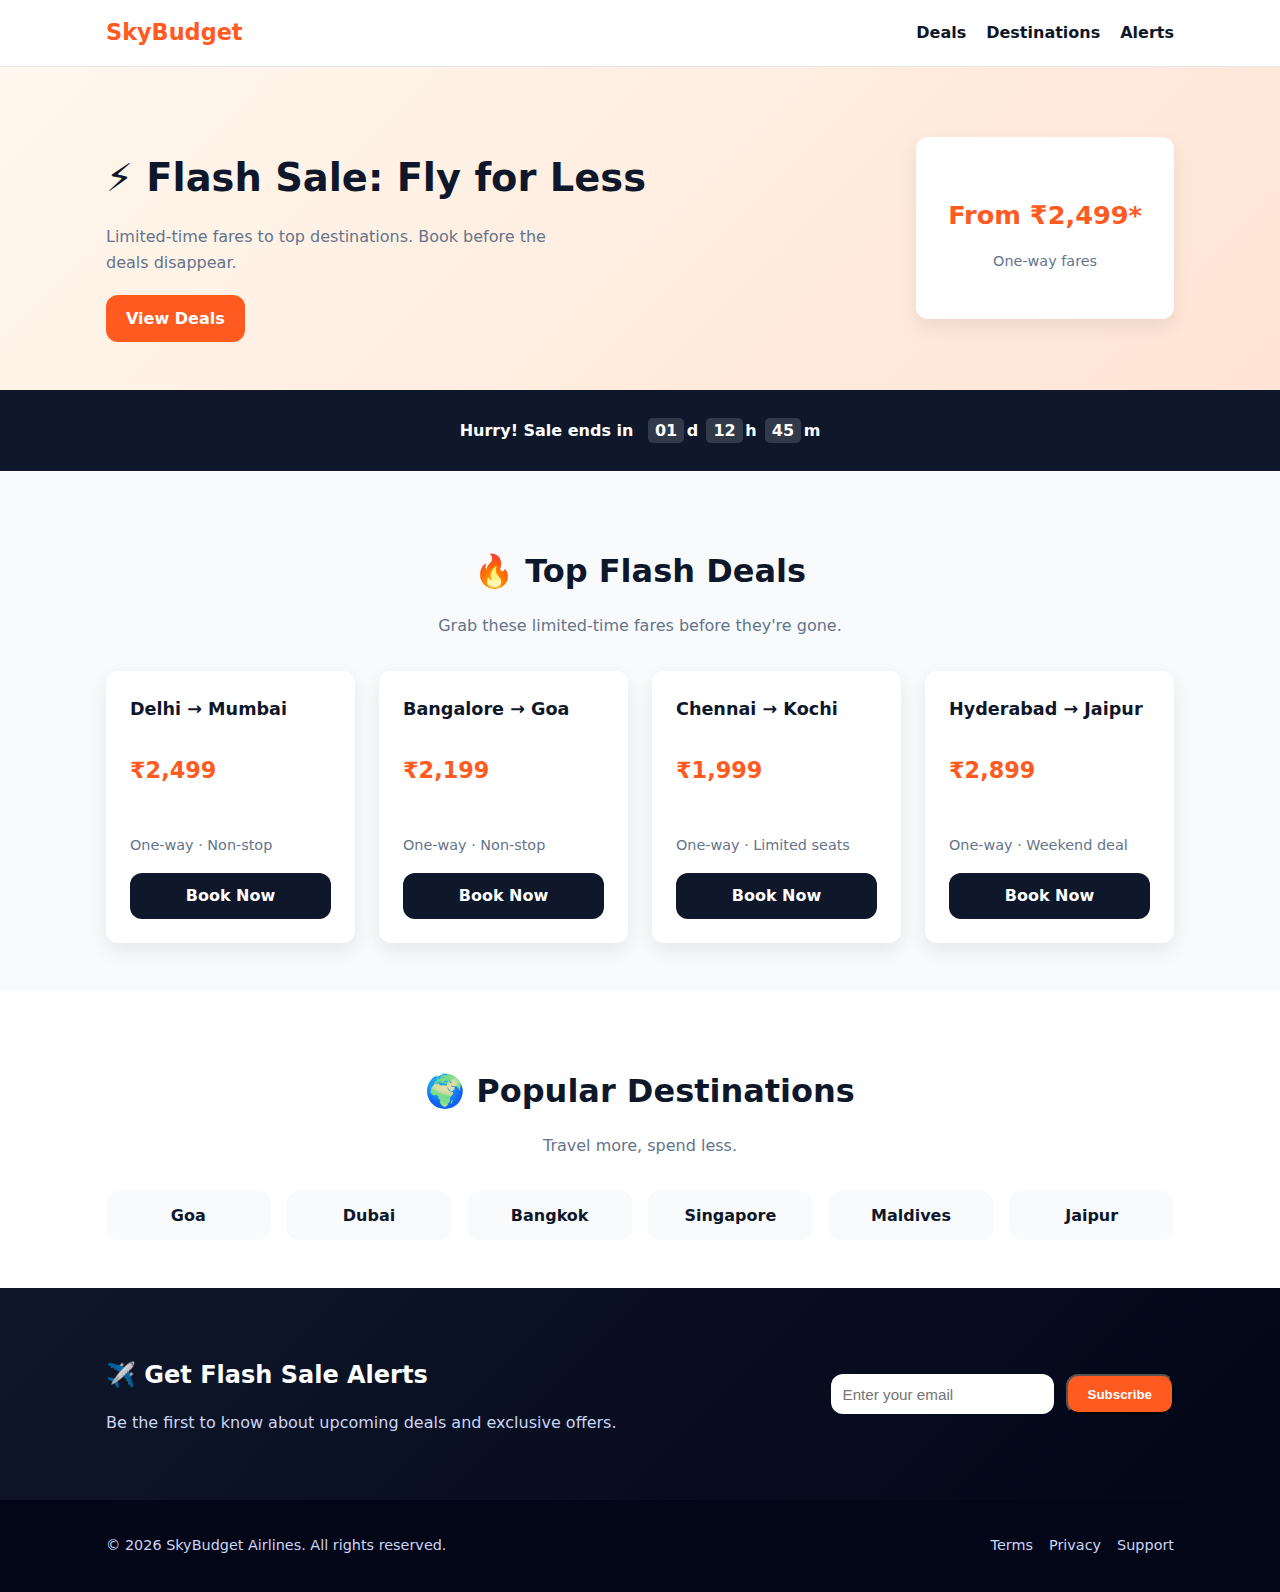
<file: labsheet-1/index.html>
<!DOCTYPE html>
<html lang="en">
<head>
  <meta charset="UTF-8" />
  <meta name="viewport" content="width=device-width, initial-scale=1" />
  <title>SkyBudget — Flash Sale</title>
  <link rel="stylesheet" href="style.css" />
</head>

<body>
  <!-- HEADER-->
  <header class="site-header">
    <div class="container nav-bar">
      <h1 class="logo">SkyBudget</h1>
      <nav aria-label="Primary navigation">
        <ul class="nav-links">
          <li><a href="#deals">Deals</a></li>
          <li><a href="#destinations">Destinations</a></li>
          <li><a href="#newsletter">Alerts</a></li>
        </ul>
      </nav>
    </div>
  </header>

  <!-- HERO  -->
  <main>
    <section class="hero">
      <div class="container hero-content">
        <div class="hero-text">
          <h2>⚡ Flash Sale: Fly for Less</h2>
          <p>Limited-time fares to top destinations. Book before the deals disappear.</p>
          <a href="#deals" class="btn-primary">View Deals</a>
        </div>
        <div class="hero-card" aria-hidden="true">
          <p class="price-tag">From ₹2,499*</p>
          <p class="small-text">One-way fares</p>
        </div>
      </div>
    </section>

    <!-- COUNTDOWN STRIP -->
    <section class="countdown" aria-label="Flash sale timer">
      <div class="container countdown-content">
        <p><strong>Hurry!</strong> Sale ends in</p>
        <div class="timer">
          <span>01</span>d
          <span>12</span>h
          <span>45</span>m
        </div>
      </div>
    </section>

    <!--DEALS SECTION  -->
    <section id="deals" class="deals">
      <div class="container">
        <header class="section-header">
          <h2>🔥 Top Flash Deals</h2>
          <p>Grab these limited-time fares before they're gone.</p>
        </header>

        <div class="deal-grid">
          <!-- Deal Card -->
          <article class="deal-card">
            <h3>Delhi → Mumbai</h3>
            <p class="deal-price">₹2,499</p>
            <p class="deal-meta">One-way · Non-stop</p>
            <a href="#" class="btn-secondary">Book Now</a>
          </article>

          <article class="deal-card">
            <h3>Bangalore → Goa</h3>
            <p class="deal-price">₹2,199</p>
            <p class="deal-meta">One-way · Non-stop</p>
            <a href="#" class="btn-secondary">Book Now</a>
          </article>

          <article class="deal-card">
            <h3>Chennai → Kochi</h3>
            <p class="deal-price">₹1,999</p>
            <p class="deal-meta">One-way · Limited seats</p>
            <a href="#" class="btn-secondary">Book Now</a>
          </article>

          <article class="deal-card">
            <h3>Hyderabad → Jaipur</h3>
            <p class="deal-price">₹2,899</p>
            <p class="deal-meta">One-way · Weekend deal</p>
            <a href="#" class="btn-secondary">Book Now</a>
          </article>
        </div>
      </div>
    </section>

    <!-- DESTINATIONS  -->
    <section id="destinations" class="destinations">
      <div class="container">
        <header class="section-header">
          <h2>🌍 Popular Destinations</h2>
          <p>Travel more, spend less.</p>
        </header>

        <ul class="destination-list">
          <li>Goa</li>
          <li>Dubai</li>
          <li>Bangkok</li>
          <li>Singapore</li>
          <li>Maldives</li>
          <li>Jaipur</li>
        </ul>
      </div>
    </section>

    <!-- NEWSLETTER  -->
    <section id="newsletter" class="newsletter">
      <div class="container newsletter-content">
        <div class="newsletter-text">
          <h2>✈️ Get Flash Sale Alerts</h2>
          <p>Be the first to know about upcoming deals and exclusive offers.</p>
        </div>

        <form class="newsletter-form" aria-label="Email subscription form">
          <label for="email" class="sr-only">Email address</label>
          <input
            type="email"
            id="email"
            name="email"
            placeholder="Enter your email"
            required
          />
          <button type="submit" class="btn-primary">Subscribe</button>
        </form>
      </div>
    </section>
  </main>

  <!--  FOOTER  -->
  <footer class="site-footer">
    <div class="container footer-content">
      <p>© 2026 SkyBudget Airlines. All rights reserved.</p>
      <ul class="footer-links">
        <li><a href="#">Terms</a></li>
        <li><a href="#">Privacy</a></li>
        <li><a href="#">Support</a></li>
      </ul>
    </div>
  </footer>
</body>
</html>
</file>
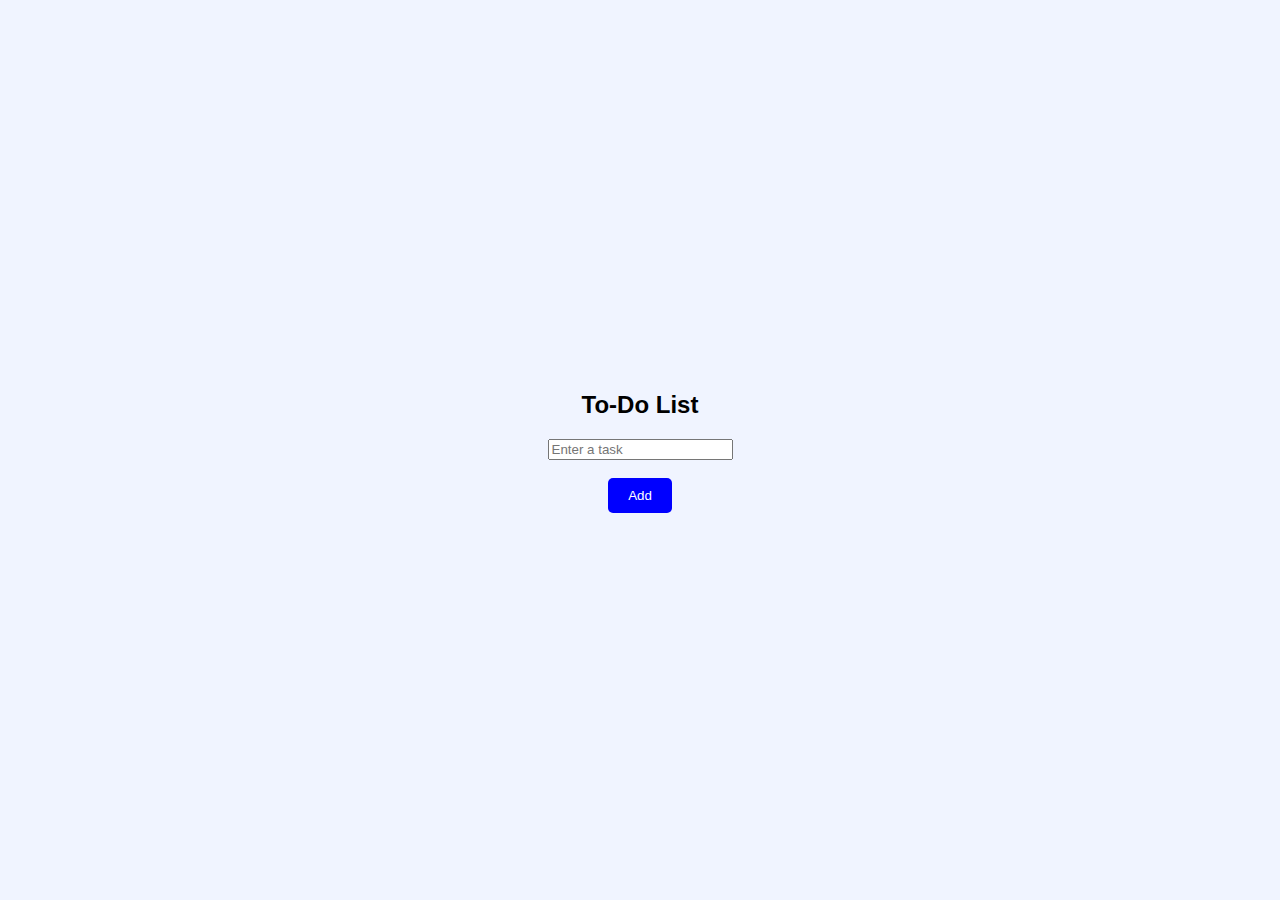
<file: labsheet-3/index.html>
<!DOCTYPE html>
<html>
<head>
  <title>To Do List</title>
</head>
<body>

  <div id="container">
    <h2>To-Do List</h2>

    <input type="text" id="taskInput" placeholder="Enter a task">
    <br><br>
    <button id="addBtn" onclick="addTask()">Add</button>

    <ul id="taskList"></ul>
  </div>

  <script>
    //Background + Center 
    document.body.style.margin = "0";
    document.body.style.height = "100vh";
    document.body.style.display = "flex";
    document.body.style.justifyContent = "center";
    document.body.style.alignItems = "center";
    document.body.style.backgroundColor = "#f0f4ff";
    document.body.style.fontFamily = "Arial, sans-serif";

    const container = document.getElementById("container");
    container.style.textAlign = "center";

    // Button Styling 
    const btn = document.getElementById("addBtn");
    btn.style.backgroundColor = "blue";
    btn.style.color = "white";
    btn.style.padding = "10px 20px";
    btn.style.borderRadius = "5px";
    btn.style.border = "none";
    btn.style.cursor = "pointer";

    // Enter Key Support 
    const input = document.getElementById("taskInput");
    input.addEventListener("keydown", function (event) {
      if (event.key === "Enter") {
        addTask();
      }
    });

    // Add Task + Delete 
    function addTask() {
      if (input.value !== "") {
        const li = document.createElement("li");
        li.style.marginTop = "10px";

        const span = document.createElement("span");
        span.textContent = input.value;

        const deleteBtn = document.createElement("button");
        deleteBtn.textContent = "❌";
        deleteBtn.style.marginLeft = "10px";
        deleteBtn.style.cursor = "pointer";
        deleteBtn.style.border = "none";
        deleteBtn.style.background = "transparent";

        deleteBtn.onclick = function () {
          li.remove();
        };

        li.appendChild(span);
        li.appendChild(deleteBtn);
        document.getElementById("taskList").appendChild(li);

        input.value = "";
      }
    }
  </script>

</body>
</html>
</file>
<file: labsheet-1/style.css>
/*  RESET & BASE  */
*,
*::before,
*::after {
  box-sizing: border-box;
}

:root {
  --primary: #ff5a1f;
  --primary-dark: #e04812;
  --secondary: #0f172a;
  --gray-light: #f8fafc;
  --gray-mid: #64748b;
  --white: #ffffff;
  --radius: 0.75rem;
  --shadow: 0 8px 20px rgba(0, 0, 0, 0.08);
}

body {
  margin: 0;
  font-family: system-ui, -apple-system, BlinkMacSystemFont, "Segoe UI",
    Roboto, Ubuntu, Cantarell, sans-serif;
  line-height: 1.6;
  color: var(--secondary);
  background-color: var(--white);
}

img {
  max-width: 100%;
  display: block;
}

a {
  text-decoration: none;
  color: inherit;
}

ul {
  list-style: none;
  padding: 0;
  margin: 0;
}

.container {
  max-width: 1100px;
  margin: 0 auto;
  padding: 0 1rem;
}

/* Screen reader only */
.sr-only {
  position: absolute;
  width: 1px;
  height: 1px;
  padding: 0;
  margin: -1px;
  overflow: hidden;
  clip: rect(0, 0, 0, 0);
  border: 0;
}

/*  BUTTONS */
.btn-primary,
.btn-secondary {
  display: inline-block;
  padding: 0.65rem 1.25rem;
  border-radius: var(--radius);
  font-weight: 600;
  text-align: center;
  cursor: pointer;
  transition: transform 0.2s ease, background-color 0.2s ease;
}

.btn-primary {
  background-color: var(--primary);
  color: var(--white);
}

.btn-primary:hover,
.btn-primary:focus {
  background-color: var(--primary-dark);
  transform: translateY(-1px);
}

.btn-secondary {
  background-color: var(--secondary);
  color: var(--white);
}

.btn-secondary:hover,
.btn-secondary:focus {
  background-color: #020617;
  transform: translateY(-1px);
}

/*  HEADER  */
.site-header {
  background-color: var(--white);
  border-bottom: 1px solid #e5e7eb;
  position: sticky;
  top: 0;
  z-index: 10;
}

.nav-bar {
  display: flex;
  align-items: center;
  justify-content: space-between;
  min-height: 64px;
}

.logo {
  font-size: 1.4rem;
  font-weight: 800;
  color: var(--primary);
}

.nav-links {
  display: flex;
  gap: 1.25rem;
}

.nav-links a {
  font-weight: 600;
  color: var(--secondary);
}

.nav-links a:hover,
.nav-links a:focus {
  color: var(--primary);
}

/*  HERO  */
.hero {
  background: linear-gradient(
    135deg,
    #fff7ed,
    #ffe4d5
  );
  padding: 3rem 0;
}

.hero-content {
  display: grid;
  gap: 2rem;
  align-items: center;
}

.hero-text h2 {
  font-size: clamp(1.8rem, 4vw, 2.4rem);
  margin-bottom: 0.75rem;
}

.hero-text p {
  max-width: 480px;
  margin-bottom: 1.25rem;
  color: var(--gray-mid);
}

.hero-card {
  background-color: var(--white);
  border-radius: var(--radius);
  box-shadow: var(--shadow);
  padding: 2rem;
  text-align: center;
  max-width: 260px;
}

.price-tag {
  font-size: 1.6rem;
  font-weight: 800;
  color: var(--primary);
  margin-bottom: 0.25rem;
}

.small-text {
  font-size: 0.9rem;
  color: var(--gray-mid);
}

/*  COUNTDOWN */
.countdown {
  background-color: var(--secondary);
  color: var(--white);
  padding: 0.75rem 0;
}

.countdown-content {
  display: flex;
  flex-wrap: wrap;
  gap: 0.75rem;
  align-items: center;
  justify-content: center;
  font-weight: 600;
}

.timer span {
  background-color: rgba(255, 255, 255, 0.15);
  padding: 0.2rem 0.45rem;
  border-radius: 0.3rem;
  margin: 0 0.15rem;
}

/* DEALS */
.deals {
  padding: 3rem 0;
  background-color: var(--gray-light);
}

.section-header {
  text-align: center;
  margin-bottom: 2rem;
}

.section-header h2 {
  font-size: clamp(1.6rem, 3vw, 2rem);
  margin-bottom: 0.5rem;
}

.section-header p {
  color: var(--gray-mid);
}

.deal-grid {
  display: grid;
  gap: 1.5rem;
}

.deal-card {
  background-color: var(--white);
  border-radius: var(--radius);
  padding: 1.5rem;
  box-shadow: var(--shadow);
  display: flex;
  flex-direction: column;
  gap: 0.5rem;
  transition: transform 0.2s ease, box-shadow 0.2s ease;
}

.deal-card:hover,
.deal-card:focus-within {
  transform: translateY(-3px);
  box-shadow: 0 12px 28px rgba(0, 0, 0, 0.12);
}

.deal-card h3 {
  margin: 0;
  font-size: 1.1rem;
}

.deal-price {
  font-size: 1.4rem;
  font-weight: 800;
  color: var(--primary);
}

.deal-meta {
  font-size: 0.9rem;
  color: var(--gray-mid);
  margin-bottom: 0.5rem;
}

/*  DESTINATIONS  */
.destinations {
  padding: 3rem 0;
}

.destination-list {
  display: grid;
  gap: 1rem;
  grid-template-columns: repeat(auto-fit, minmax(120px, 1fr));
  text-align: center;
  margin-top: 1.5rem;
}

.destination-list li {
  background-color: var(--gray-light);
  padding: 0.75rem 1rem;
  border-radius: var(--radius);
  font-weight: 600;
  color: var(--secondary);
}

/* NEWSLETTER  */
.newsletter {
  background: linear-gradient(
    135deg,
    #0f172a,
    #020617
  );
  color: var(--white);
  padding: 3rem 0;
}

.newsletter-content {
  display: grid;
  gap: 1.5rem;
  align-items: center;
}

.newsletter-text h2 {
  margin-bottom: 0.5rem;
}

.newsletter-text p {
  color: #cbd5f5;
}

.newsletter-form {
  display: flex;
  flex-wrap: wrap;
  gap: 0.75rem;
}

.newsletter-form input {
  flex: 1 1 220px;
  padding: 0.6rem 0.75rem;
  border-radius: var(--radius);
  border: none;
  font-size: 0.95rem;
}

.newsletter-form input:focus {
  outline: 2px solid var(--primary);
  outline-offset: 2px;
}

/*  FOOTER */
.site-footer {
  background-color: #020617;
  color: #cbd5f5;
  padding: 1.25rem 0;
  font-size: 0.9rem;
}

.footer-content {
  display: flex;
  flex-wrap: wrap;
  gap: 0.75rem;
  align-items: center;
  justify-content: space-between;
}

.footer-links {
  display: flex;
  gap: 1rem;
}

.footer-links a:hover,
.footer-links a:focus {
  color: var(--white);
}

/*RESPONSIVE  */
@media (min-width: 640px) {
  .hero-content {
    grid-template-columns: 1fr auto;
  }

  .newsletter-content {
    grid-template-columns: 1fr auto;
  }
}

@media (min-width: 768px) {
  .deal-grid {
    grid-template-columns: repeat(2, 1fr);
  }
}

@media (min-width: 1024px) {
  .deal-grid {
    grid-template-columns: repeat(4, 1fr);
  }
}
</file>
